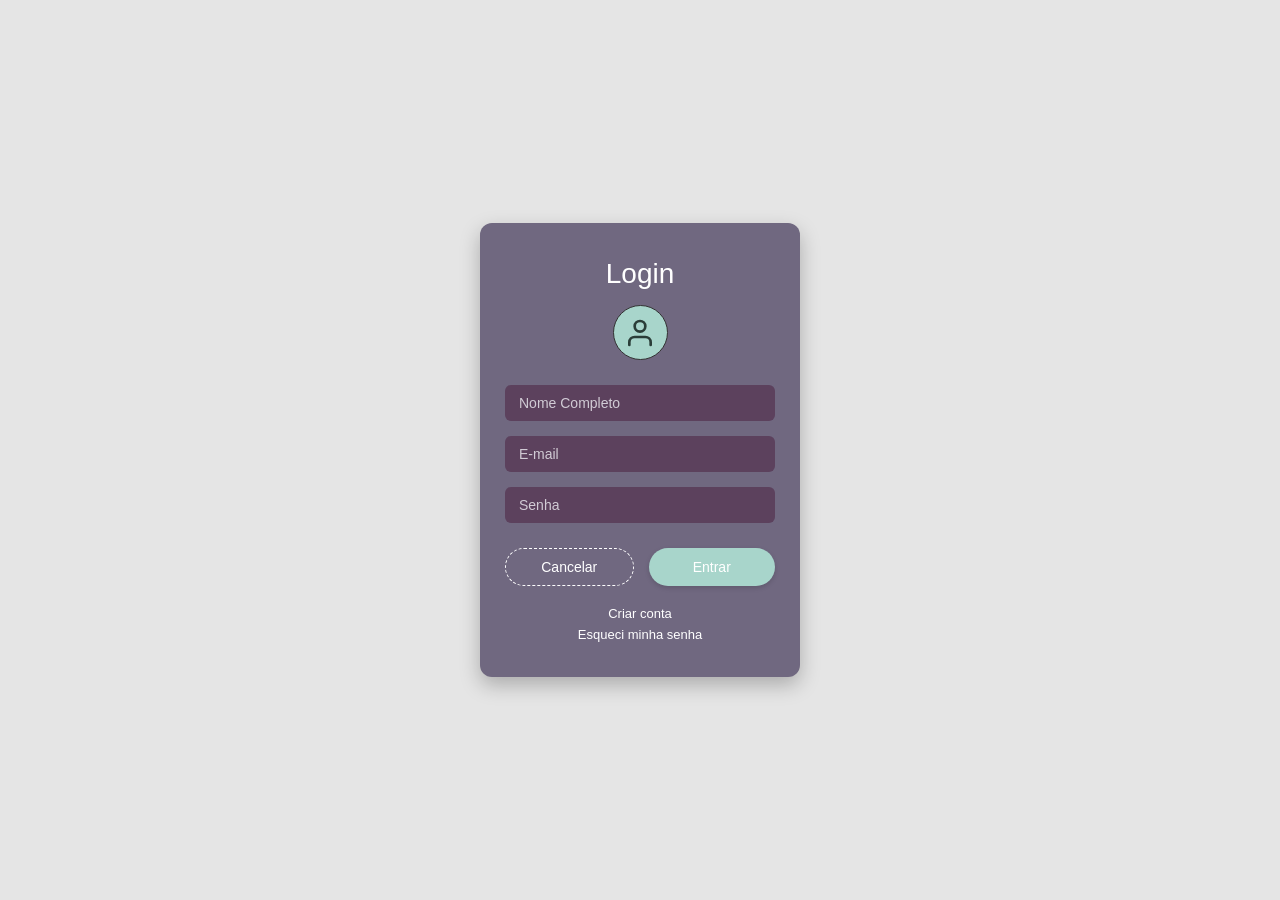
<file: index.html>
<!DOCTYPE html>
<html lang="pt-BR">
<head>
  <meta charset="UTF-8">
  <meta name="viewport" content="width=device-width, initial-scale=1.0">
  <title>Login</title>
  <link rel="stylesheet" href="style.css">
</head>
<body>

  <div class="login-card">
    <h1 class="title">Login</h1>
    
    <div class="avatar-container">
      <div class="avatar-icon">
        <svg xmlns="http://www.w3.org/2000/svg" viewBox="0 0 24 24" fill="none" stroke="currentColor" stroke-width="2" stroke-linecap="round" stroke-linejoin="round">
          <path d="M20 21v-2a4 4 0 0 0-4-4H8a4 4 0 0 0-4 4v2"></path>
          <circle cx="12" cy="7" r="4"></circle>
        </svg>
      </div>
    </div>

    <form action="dashboard.html" method="GET">
      <div class="input-group">
        <input type="text" placeholder="Nome Completo" required>
      </div>

      <div class="input-group">
        <input type="email" placeholder="E-mail" required>
      </div>

      <div class="input-group">
        <input type="password" placeholder="Senha" required>
      </div>

      <div class="button-group">
        <button type="reset" class="btn btn-cancelar">Cancelar</button>
        <button type="submit" class="btn btn-entrar">Entrar</button>
      </div>
    </form>

    <div class="extra-links">
      <a href="cadastro.html" class="link">Criar conta</a>
      <a href="esqueci.html" class="link">Esqueci minha senha</a>
    </div>
  </div>

  <script src="assets/js/main.js"></script>
</body>
</html>
</file>
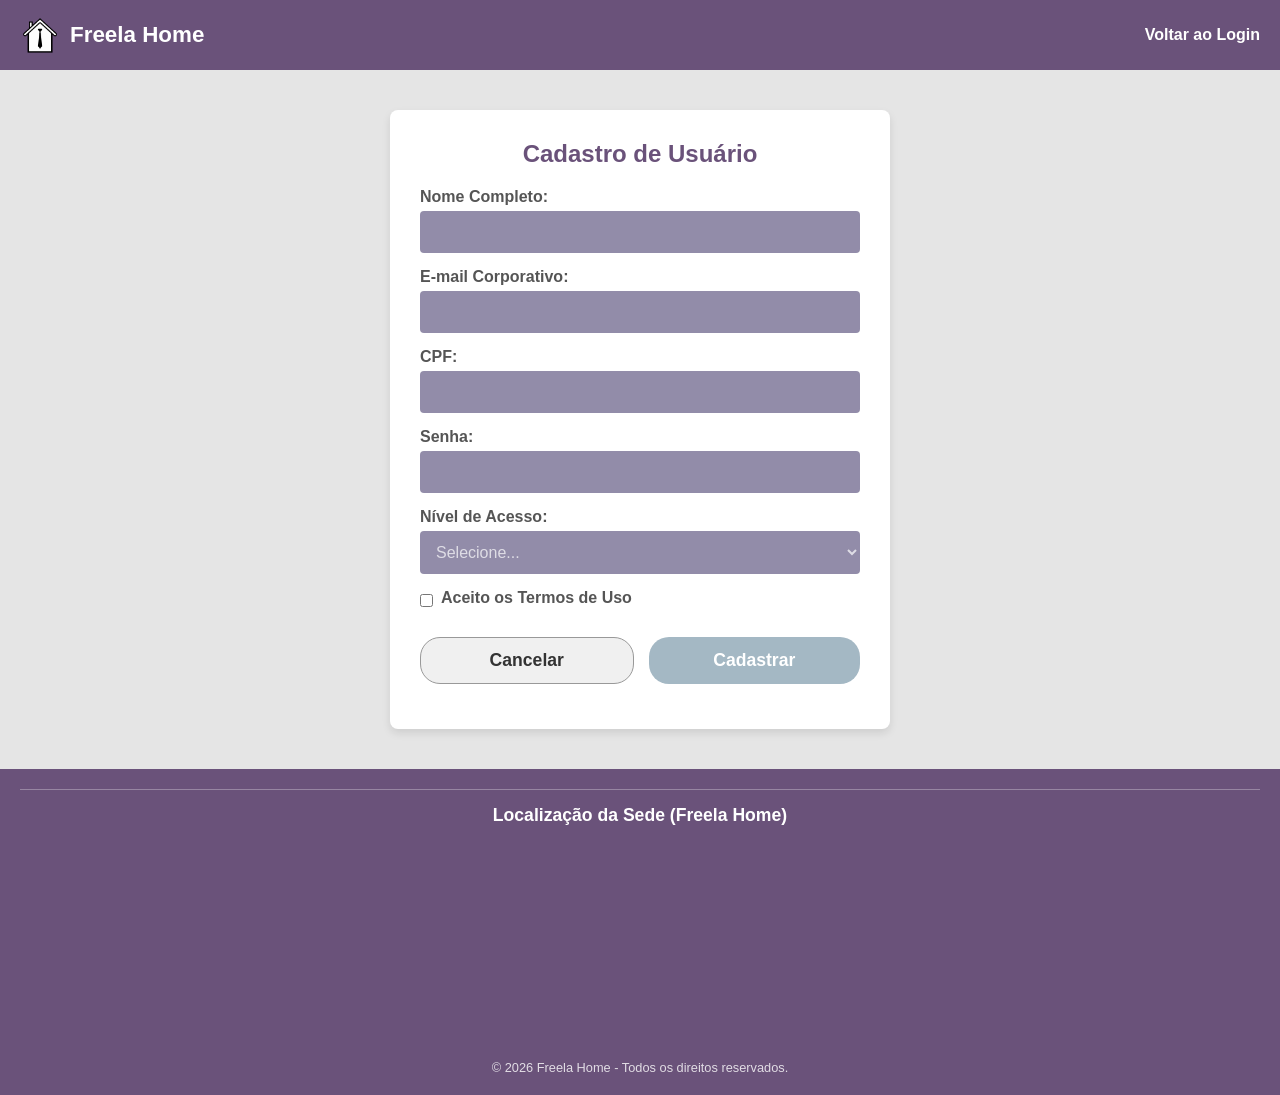
<file: cadastro.html>
<!DOCTYPE html>
<html lang="pt-BR">
<head>
    <meta charset="UTF-8">
    <meta name="viewport" content="width=device-width, initial-scale=1.0">
    <title>Cadastro - Freela Home</title>
    <link rel="stylesheet" href="cadastro.style.css">
</head>
<body>

    <header class="header-principal">
        <div class="logo-container">
            <img src="assets/logo.png" alt="Logo Freela Home" class="logo-img">
            <h1>Freela Home</h1>
        </div>
        <nav class="menu-nav">
            <ul>
                <li><a href="index.html">Voltar ao Login</a></li>
            </ul>
        </nav>
    </header>

    <main class="main-container">

        <section id="cadastro-unico">
            <h2>Cadastro de Usuário</h2>
            <form method="get">
                <p>
                    <label for="nome">Nome Completo:</label><br>
                    <input type="text" id="nome" name="nome" required>
                </p>

                <p>
                    <label for="email">E-mail Corporativo:</label><br>
                    <input type="email" id="email" name="email" required>
                </p>

                <p>
                    <label for="cpf">CPF:</label><br>
                    <input type="text" id="cpf" name="cpf" required pattern="\d{3}\.?\d{3}\.?\d{3}-?\d{2}">
                </p>

                <p>
                    <label for="senha">Senha:</label><br>
                    <input type="password" id="senha" name="senha" required minlength="8">
                </p>

                <p>
                    <label for="nivel-acesso">Nível de Acesso:</label><br>
                    <select id="nivel-acesso" name="nivel_acesso" required>
                        <option value="">Selecione...</option>
                        <option value="cliente">Cliente</option>
                        <option value="trabalhador">Trabalhador</option>
                    </select>
                </p>

                <p class="termos-p">
                    <input type="checkbox" id="termos" name="termos" required>
                    <label for="termos">Aceito os Termos de Uso</label>
                </p>

                <p class="botoes-p">
                    <button type="reset" class="btn-cancelar">Cancelar</button>
                    <button type="submit" formaction="dashboard.html" class="btn-cadastrar">Cadastrar</button>
                </p>
            </form>
        </section>

    </main>

    <footer class="footer-principal">
        <hr>
        <h3>Localização da Sede (Freela Home)</h3>
        <div class="mapa-container">
            <iframe 
                src="https://www.google.com/maps/embed?pb=!1m18!1m12!1m3!1d3705.4747442749416!2d-43.35249592472288!3d-21.761899180076214!2m3!1f0!f0!3f0!3m2!1i1024!2i768!4f13.1!3m3!1m2!1s0x989b6057a6e19d%3A0xd68cf3bd55ca53e4!2sJuiz%20de%20Fora%2C%20MG!5e0!3m2!1spt-BR!2sbr!4v1700000000000!5m2!1spt-BR!2sbr" 
                width="200" 
                height="200" 
                style="border:0;" 
                allowfullscreen="" 
                loading="lazy" 
                referrerpolicy="no-referrer-when-downgrade"
                title="Mapa fictício da sede da empresa">
            </iframe>
        </div>
        <p>&copy; 2026 Freela Home - Todos os direitos reservados.</p>
    </footer>

    <script src="assets/js/main.js"></script>
</body>
</html>
</file>
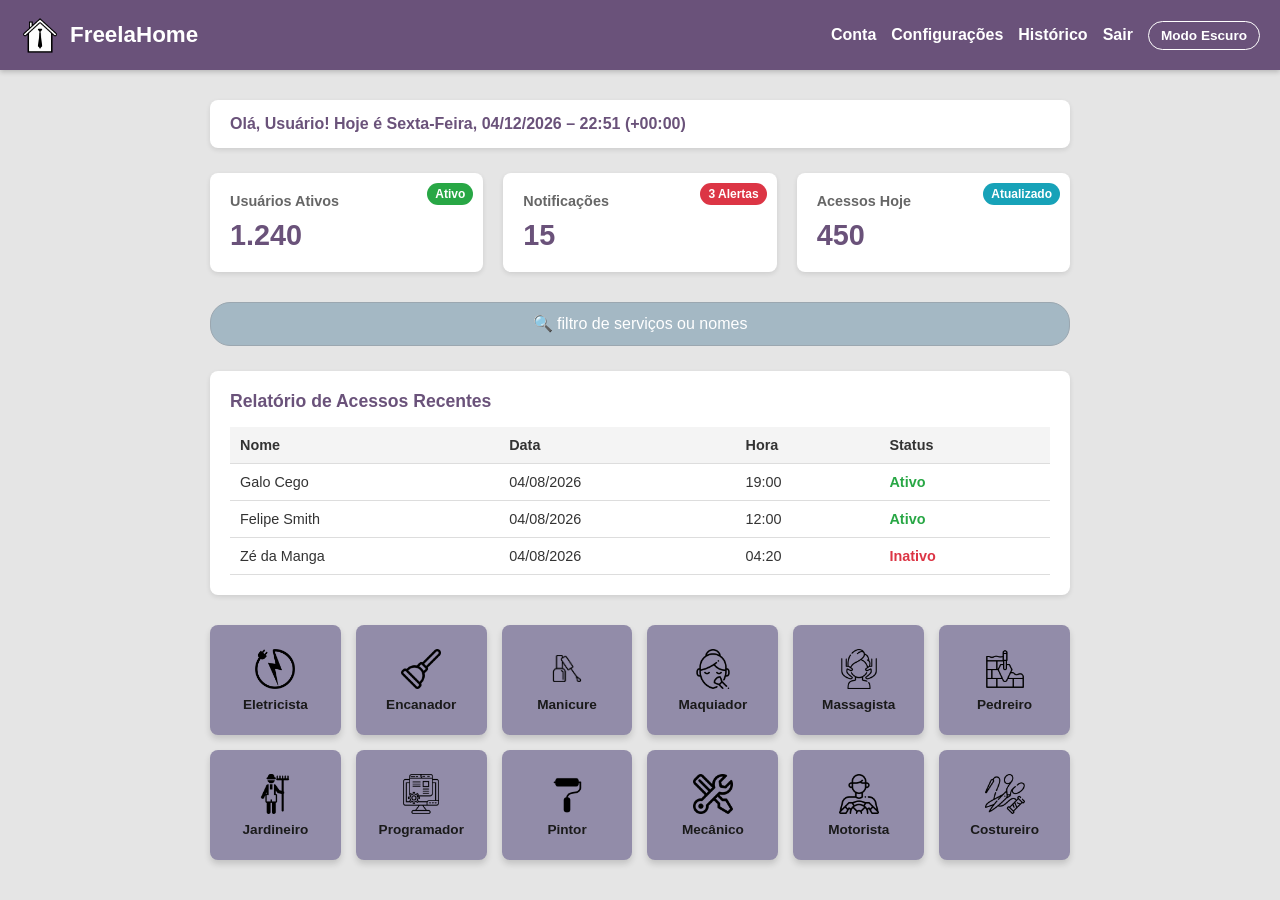
<file: dashboard.html>
<!DOCTYPE html>
<html lang="pt-br">
<head>
    <meta charset="UTF-8">
    <meta name="viewport" content="width=device-width, initial-scale=1.0">
    <title>Dashboard - Smart Control</title>
    <link rel="stylesheet" href="dashboard.style.css">
</head>
<body>

    <header class="header-principal">
        <div class="logo-container">
            <img src="assets/logo.png" alt="Logo FreelaHome" class="logo-img">
            <h1>FreelaHome</h1>
        </div>
        <nav class="menu-nav"> 
            <input type="checkbox" id="menu-toggle">
            <label for="menu-toggle" class="menu-icon" id="btnMenuToggle">
                <span></span>
                <span></span>
                <span></span>
            </label>
            <ul id="menuList">
                <li><a href="#">Conta</a></li>
                <li><a href="#">Configurações</a></li>
                <li><a href="#">Histórico</a></li>
                <li><a href="index.html">Sair</a></li>
                <li><button id="btnTema" type="button">Alternar Tema</button></li>
            </ul>
        </nav>
    </header>

    <main class="main-container">
        
        <div id="saudacao" class="saudacao-banner"></div>

        <section class="metricas-container">
            <div class="card-metrica">
                <span class="badge badge-sucesso">Ativo</span>
                <h3>Usuários Ativos</h3>
                <p class="numero">1.240</p>
            </div>
            <div class="card-metrica">
                <span class="badge badge-alerta">3 Alertas</span>
                <h3>Notificações</h3>
                <p class="numero">15</p>
            </div>
            <div class="card-metrica">
                <span class="badge badge-info">Atualizado</span>
                <h3>Acessos Hoje</h3>
                <p class="numero">450</p>
            </div>
        </section>

        <div class="busca-box">
            <input type="text" id="campoBusca" placeholder="🔍 filtro de serviços ou nomes">
        </div>

        <section class="relatorio-acessos">
            <h2>Relatório de Acessos Recentes</h2>
            <table class="tabela-acessos">
                <thead>
                    <tr>
                        <th>Nome</th>
                        <th>Data</th>
                        <th>Hora</th>
                        <th>Status</th>
                    </tr>
                </thead>
                <tbody id="tabelaCorpo">
                    <tr>
                        <td>Galo Cego</td>
                        <td>04/08/2026</td>
                        <td>19:00</td>
                        <td><span class="status-ativo">Ativo</span></td>
                    </tr>
                    <tr>
                        <td>Felipe Smith</td>
                        <td>04/08/2026</td>
                        <td>12:00</td>
                        <td><span class="status-ativo">Ativo</span></td>
                    </tr>
                    <tr>
                        <td>Zé da Manga</td>
                        <td>04/08/2026</td>
                        <td>04:20</td>
                        <td><span class="status-inativo">Inativo</span></td>
                    </tr>
                </tbody>
            </table>
        </section>

        <section class="grid-profissoes">
            <button class="card-profissao">
                <img src="assets/eletricista.png" alt="Eletricista">
                <span>Eletricista</span>
            </button>
            <button class="card-profissao">
                <img src="assets/ecanador.png" alt="Encanador">
                <span>Encanador</span>
            </button>
            <button class="card-profissao">
                <img src="assets/manicure.png" alt="Manicure">
                <span>Manicure</span>
            </button>
            <button class="card-profissao">
                <img src="assets/maquiadora.png" alt="Maquiador">
                <span>Maquiador</span>
            </button>
            <button class="card-profissao">
                <img src="assets/massagista.png" alt="Massagista">
                <span>Massagista</span>
            </button>
            <button class="card-profissao">
                <img src="assets/pedreiro.png" alt="Pedreiro">
                <span>Pedreiro</span>
            </button>
            <button class="card-profissao">
                <img src="assets/jardineiro.png" alt="Jardineiro">
                <span>Jardineiro</span>
            </button>
            <button class="card-profissao">
                <img src="assets/programador.png" alt="Programador">
                <span>Programador</span>
            </button>
            <button class="card-profissao">
                <img src="assets/pintor.png" alt="Pintor">
                <span>Pintor</span>
            </button>
            <button class="card-profissao">
                <img src="assets/mecanico.png" alt="Mecânico">
                <span>Mecânico</span>
            </button>
            <button class="card-profissao">
                <img src="assets/motorista.png" alt="Motorista">
                <span>Motorista</span>
            </button>
            <button class="card-profissao">
                <img src="assets/costureiro.png" alt="Costureiro">
                <span>Costureiro</span>
            </button>
        </section>

    </main>

    <script src="assets/js/main.js"></script>
</body>
</html>
</file>
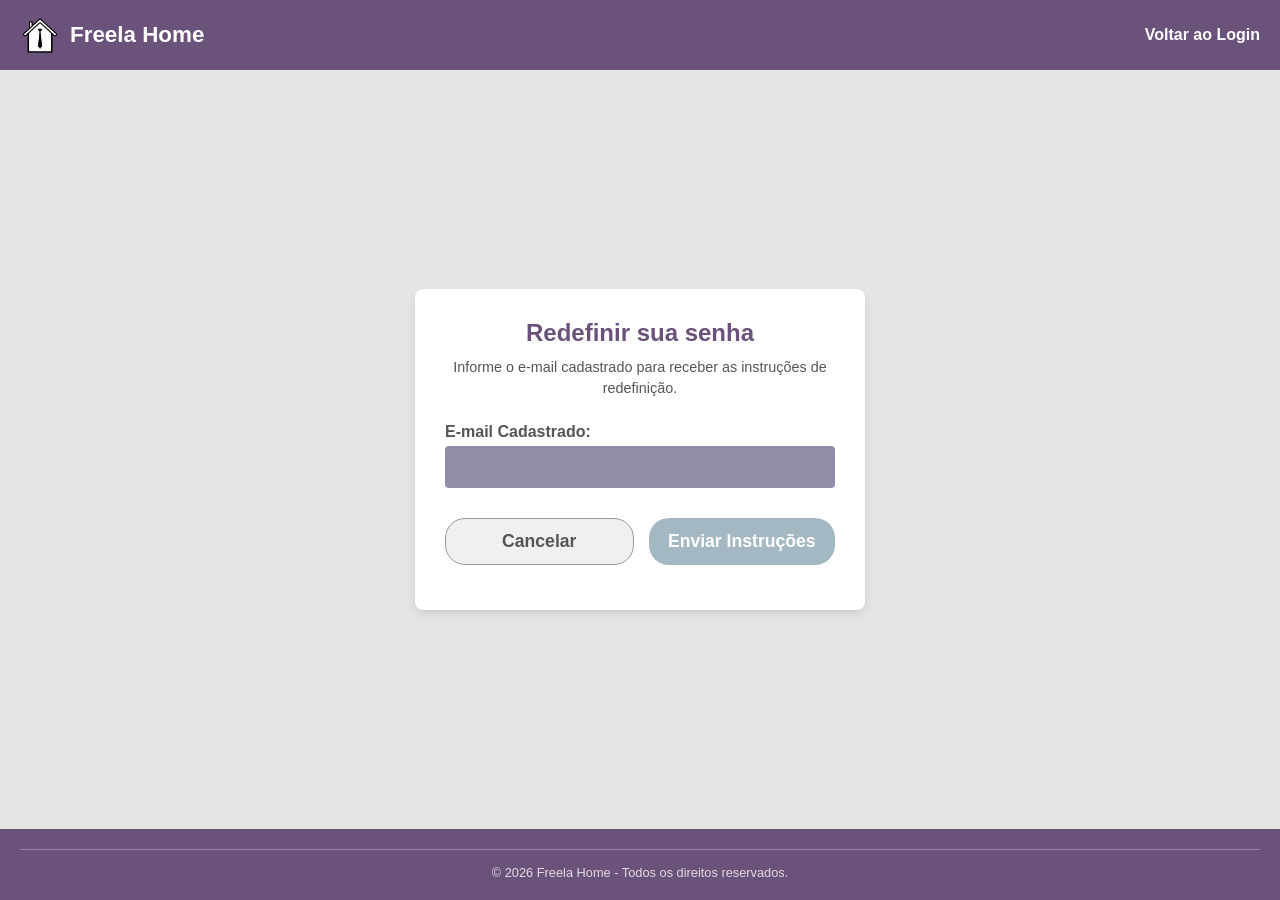
<file: esqueci.html>
<!DOCTYPE html>
<html lang="pt-BR">
<head>
    <meta charset="UTF-8">
    <meta name="viewport" content="width=device-width, initial-scale=1.0">
    <title>Recuperar Senha - Freela Home</title>
    <!-- 1. Link para o arquivo CSS (vamos chamá-lo de esqueci.style.css) -->
    <link rel="stylesheet" href="esqueci.style.css">
</head>
<body>
    <header class="header-principal">
        <!-- 2. Logo container para alinhamento -->
        <div class="logo-container">
            <img src="assets/logo.png" alt="Logo Freela Home" class="logo-img">
            <h1>Freela Home</h1>
        </div>
        <nav class="menu-nav">
            <ul>
                <li><a href="index.html">Voltar ao Login</a></li>
            </ul>
        </nav>
    </header>
    <main class="main-container">
        <section id="recuperar-senha">
            <h2>Redefinir sua senha</h2>
            <p>Informe o e-mail cadastrado para receber as instruções de redefinição.</p>

            <form method="get">
                <p>
                    <label for="email-recuperacao">E-mail Cadastrado:</label><br>
                    <input type="email" id="email-recuperacao" name="email" required>
                </p>

                <p class="botoes-p">
                    <!-- 3. Classes nos botões para estilização -->
                    <button type="reset" class="btn-cancelar">Cancelar</button>
                    <button type="submit" formaction="index.html" class="btn-enviar">Enviar Instruções</button>
                </p>
            </form>
        </section>
    </main>
    <footer class="footer-principal">
        <hr>
        <p>&copy; 2026 Freela Home - Todos os direitos reservados.</p>
    </footer>

</body>
</html>
</file>
<file: style.css>
* {
  margin: 0;
  padding: 0;
  box-sizing: border-box;
  font-family: Arial, Helvetica, sans-serif;
}

body {
  background-color: #e5e5e5;
  min-height: 100vh;
  display: flex;
  justify-content: center;
  align-items: center;
  padding: 20px;
}

.login-card {
  background-color: #706880;
  width: 100%;
  max-width: 320px;
  padding: 35px 25px;
  border-radius: 12px;
  box-shadow: 0 8px 20px rgba(0, 0, 0, 0.25);
  text-align: center;
  color: #ffffff;
}

.title {
  font-size: 28px;
  font-weight: normal;
  margin-bottom: 15px;
}

.avatar-container {
  display: flex;
  justify-content: center;
  margin-bottom: 25px;
}

.avatar-icon {
  width: 55px;
  height: 55px;
  border-radius: 50%;
  background-color: #a8d5cb;
  display: flex;
  align-items: center;
  justify-content: center;
  border: 1px solid #333;
}

.avatar-icon svg {
  width: 32px;
  height: 32px;
  stroke: #2a3d38;
}

.input-group {
  margin-bottom: 15px;
}

.input-group input {
  width: 100%;
  padding: 10px 14px;
  border-radius: 6px;
  border: none;
  background-color: #5c415d;
  color: #ffffff;
  font-size: 14px;
  outline: none;
  transition: background-color 0.3s, box-shadow 0.3s;
}

.input-group input::placeholder {
  color: #d1cbd5;
}

.input-group input:focus {
  background-color: #4a344b;
  box-shadow: 0 0 5px rgba(255, 255, 255, 0.4);
}

.button-group {
  display: flex;
  justify-content: space-between;
  gap: 15px;
  margin-top: 25px;
  margin-bottom: 20px;
}

.btn {
  flex: 1;
  padding: 10px 0;
  border-radius: 20px;
  font-size: 14px;
  cursor: pointer;
  transition: all 0.3s ease;
}

.btn-cancelar {
  background: transparent;
  color: #ffffff;
  border: 1px dashed #ffffff;
}

.btn-cancelar:hover {
  background-color: rgba(255, 255, 255, 0.15);
  box-shadow: 0 4px 10px rgba(0, 0, 0, 0.2);
}

.btn-entrar {
  background-color: #a8d5cb;
  color: #ffffff;
  border: none;
  box-shadow: 0 2px 5px rgba(0, 0, 0, 0.15);
}

.btn-entrar:hover {
  background-color: #8cc4b8;
  box-shadow: 0 4px 12px rgba(0, 0, 0, 0.3);
  transform: translateY(-1px);
}

.btn-entrar:active {
  transform: translateY(0);
}

.extra-links {
  display: flex;
  flex-direction: column;
  gap: 6px;
}

.link {
  color: #ffffff;
  text-decoration: none;
  font-size: 13px;
  transition: color 0.2s, text-shadow 0.2s;
}

.link:hover {
  color: #d8f3ec;
  text-shadow: 0 0 4px rgba(255, 255, 255, 0.3);
  text-decoration: underline;
}
</file>
<file: cadastro.style.css>
* {
  margin: 0;
  padding: 0;
  box-sizing: border-box;
  font-family: Arial, Helvetica, sans-serif;
}

body {
  background-color: #e5e5e5;
  color: #333;
  display: flex;
  flex-direction: column;
  min-height: 100vh;
}

.header-principal {
  background-color: #6a527a;
  color: #ffffff;
  display: flex;
  justify-content: space-between;
  align-items: center;
  padding: 10px 20px;
  min-height: 70px;
  flex-wrap: wrap;
  gap: 10px;
}

.logo-container {
  display: flex;
  align-items: center;
}

.logo-container h1 {
  font-size: 1.4rem;
}

.logo-container .logo-img {
  width: 40px; 
  height: 40px; 
  object-fit: contain; 
  margin-right: 10px; 
}

.menu-nav ul {
  list-style: none;
  display: flex;
  gap: 15px;
  flex-wrap: wrap;
}

.menu-nav a {
  color: #ffffff;
  text-decoration: none;
  font-weight: bold;
}

.menu-nav a:hover {
  text-decoration: underline;
}

.main-container {
  flex: 1;
  display: flex;
  justify-content: center;
  align-items: center;
  padding: 40px 20px;
}

#cadastro-unico {
  background-color: #ffffff;
  padding: 30px;
  border-radius: 8px;
  box-shadow: 0 4px 8px rgba(0,0,0,0.1);
  width: 100%;
  max-width: 500px;
}

#cadastro-unico h2 {
  color: #6a527a;
  margin-bottom: 20px;
  text-align: center;
}

#cadastro-unico form p {
  margin-bottom: 15px;
}

#cadastro-unico label {
  font-weight: bold;
  color: #555;
  margin-bottom: 5px;
  display: inline-block;
}

#cadastro-unico input[type="text"],
#cadastro-unico input[type="email"],
#cadastro-unico input[type="password"],
#cadastro-unico select {
  width: 100%;
  padding: 12px;
  border: none;
  border-radius: 4px;
  background-color: #928ca9;
  color: #ffffff;
  font-size: 1rem;
}

#cadastro-unico select {
  color: rgba(255, 255, 255, 0.7);
}

#cadastro-unico select:focus {
  color: #ffffff;
}

.termos-p {
  display: flex;
  align-items: center;
  gap: 8px;
}

.termos-p input {
  margin-bottom: 0;
}

.botoes-p {
  display: flex;
  justify-content: space-between;
  margin-top: 25px;
  gap: 15px;
  flex-wrap: wrap;
}

.botoes-p button {
  flex: 1;
  min-width: 120px;
  padding: 12px;
  border-radius: 20px;
  font-size: 1.1rem;
  font-weight: bold;
  cursor: pointer;
  transition: background-color 0.3s, transform 0.2s;
  border: none;
}

.botoes-p .btn-cancelar {
  background-color: #f0f0f0; 
  color: #333;
  border: 1px solid #999;
}

.botoes-p .btn-cancelar:hover {
  background-color: #e0e0e0;
}

.botoes-p .btn-cadastrar {
  background-color: #a4b8c4;
  color: #ffffff;
}

.botoes-p .btn-cadastrar:hover {
  background-color: #93a7b3;
}

.botoes-p button:active {
  transform: translateY(1px);
}

.footer-principal {
  background-color: #6a527a;
  color: #ffffff;
  text-align: center;
  padding: 20px;
  margin-top: auto;
}

.footer-principal hr {
  border: none;
  border-top: 1px solid rgba(255, 255, 255, 0.3);
  margin-bottom: 15px;
}

.footer-principal h3 {
  font-size: 1.1rem;
  margin-bottom: 15px;
}


.mapa-container {
  max-width: 100%;
  margin-bottom: 15px;
  border-radius: 4px;
  overflow: hidden;
}

.mapa-container iframe {
  width: 100%;
  max-width: 100%;
  border: 0;
}

.footer-principal p {
  font-size: 0.8rem;
  opacity: 0.8;
}

@media (max-width: 480px) {
  .header-principal {
    justify-content: center;
    text-align: center;
  }

  .botoes-p {
    flex-direction: column;
  }

  .botoes-p button {
    width: 100%;
  }
}
</file>
<file: dashboard.style.css>
* {
  margin: 0;
  padding: 0;
  box-sizing: border-box;
  font-family: Arial, Helvetica, sans-serif;
}

body {
  background-color: #e5e5e5;
  color: #333;
  transition: background-color 0.3s ease, color 0.3s ease;
}



body.dark-theme {
  background-color: #121212;
  color: #e0e0e0;
}

body.dark-theme header.header-principal {
  background-color: #1e1e1e;
}

body.dark-theme .card-metrica,
body.dark-theme .relatorio-acessos,
body.dark-theme .saudacao-banner {
  background-color: #1e1e1e;
  color: #ffffff;
  border-color: #333333;
}

body.dark-theme .card-metrica h3 {
  color: #bbb;
}

body.dark-theme .tabela-acessos th {
  background-color: #2a2a2a;
  color: #ffffff;
}

body.dark-theme .tabela-acessos td {
  border-bottom-color: #333333;
  color: #e0e0e0;
}

body.dark-theme .card-profissao {
  background-color: #2a2a2a;
  color: #ffffff;
}

body.dark-theme .card-profissao:hover {
  background-color: #3a3a3a;
}

header.header-principal {
  position: fixed;
  top: 0;
  left: 0;
  width: 100%;
  min-height: 70px;
  background-color: #6a527a;
  color: #ffffff;
  display: flex;
  justify-content: space-between;
  align-items: center;
  padding: 10px 20px;
  z-index: 1000;
  box-shadow: 0 2px 5px rgba(0,0,0,0.2);
  transition: background-color 0.3s ease;
}

.logo-container {
  display: flex;
  align-items: center;
}

.logo-container h1 {
  font-size: 1.4rem;
}

.logo-container .logo-img {
  width: 40px; 
  height: 40px; 
  object-fit: contain; 
  margin-right: 10px; 
}

.menu-nav {
  display: flex;
  align-items: center;
}

.header-principal nav ul {
  display: flex;
  list-style: none;
  gap: 15px;
  align-items: center;
}

.header-principal nav a {
  color: #ffffff;
  text-decoration: none;
  font-weight: bold;
}

.header-principal nav a:hover {
  text-decoration: underline;
}


#btnTema {
  background-color: transparent;
  border: 1px solid #ffffff;
  color: #ffffff;
  padding: 6px 12px;
  border-radius: 20px;
  cursor: pointer;
  font-size: 0.85rem;
  font-weight: bold;
  transition: all 0.2s ease;
}

#btnTema:hover {
  background-color: #ffffff;
  color: #6a527a;
}

body.dark-theme #btnTema:hover {
  color: #121212;
}

#menu-toggle {
  display: none;
}

.menu-icon {
  display: none;
  flex-direction: column;
  justify-content: space-between;
  width: 30px;
  height: 20px;
  cursor: pointer;
}

.menu-icon span {
  display: block;
  height: 3px;
  width: 100%;
  background-color: #ffffff;
  border-radius: 3px;
  transition: all 0.3s ease;
}

main.main-container {
  padding-top: 100px;
  max-width: 900px;
  margin: 0 auto;
  padding-left: 20px;
  padding-right: 20px;
  padding-bottom: 40px;
}


.saudacao-banner {
  background-color: #ffffff;
  padding: 15px 20px;
  border-radius: 8px;
  margin-bottom: 25px;
  font-weight: bold;
  color: #6a527a;
  box-shadow: 0 2px 5px rgba(0,0,0,0.1);
  transition: background-color 0.3s ease, color 0.3s ease;
}

.metricas-container {
  display: grid;
  grid-template-columns: repeat(auto-fit, minmax(220px, 1fr));
  gap: 20px;
  margin-bottom: 30px;
}

.card-metrica {
  background-color: #ffffff;
  padding: 20px;
  border-radius: 8px;
  box-shadow: 0 2px 5px rgba(0,0,0,0.1);
  position: relative;
  transition: background-color 0.3s ease;
}

.card-metrica h3 {
  font-size: 0.9rem;
  color: #666;
  margin-bottom: 10px;
}

.card-metrica .numero {
  font-size: 1.8rem;
  font-weight: bold;
  color: #6a527a;
}

.badge {
  position: absolute;
  top: 10px;
  right: 10px;
  padding: 4px 8px;
  border-radius: 12px;
  font-size: 0.75rem;
  font-weight: bold;
  color: #fff;
}

.badge-sucesso { background-color: #28a745; }
.badge-alerta { background-color: #dc3545; }
.badge-info { background-color: #17a2b8; }

.relatorio-acessos {
  background-color: #ffffff;
  padding: 20px;
  border-radius: 8px;
  margin-bottom: 30px;
  box-shadow: 0 2px 5px rgba(0,0,0,0.1);
  overflow-x: auto; 
  transition: background-color 0.3s ease;
}

.relatorio-acessos h2 {
  font-size: 1.1rem;
  color: #6a527a;
  margin-bottom: 15px;
}

.tabela-acessos {
  width: 100%;
  border-collapse: collapse;
  text-align: left;
  min-width: 450px; 
}

.tabela-acessos th, .tabela-acessos td {
  padding: 10px;
  border-bottom: 1px solid #ddd;
  font-size: 0.9rem;
}

.tabela-acessos th {
  background-color: #f4f4f4;
}

.status-ativo { color: #28a745; font-weight: bold; }
.status-inativo { color: #dc3545; font-weight: bold; }

.busca-box {
  margin-bottom: 25px;
  text-align: center;
}

.busca-box input {
  width: 100%;
  padding: 12px 20px;
  border-radius: 20px;
  border: 1px solid #9ba7b0;
  background-color: #a4b8c4;
  color: #333;
  font-size: 1rem;
  outline: none;
  text-align: center;
}

.busca-box input::placeholder {
  color: #ffffff;
}

.grid-profissoes {
  display: grid;
  grid-template-columns: repeat(auto-fit, minmax(130px, 1fr));
  gap: 15px;
}

.card-profissao {
  background-color: #928ca9;
  border: none;
  border-radius: 8px;
  height: 110px;
  display: flex;
  flex-direction: column;
  justify-content: center;
  align-items: center;
  cursor: pointer;
  box-shadow: 0 4px 6px rgba(0,0,0,0.15);
  transition: transform 0.2s, background-color 0.3s;
  color: #1a1a1a;
  padding: 10px;
}

.card-profissao img {
  width: 40px;
  height: 40px;
  object-fit: contain;
}

.card-profissao span {
  font-size: 0.85rem;
  margin-top: 8px;
  font-weight: bold;
  text-align: center;
}

.card-profissao:hover {
  transform: translateY(-3px);
  background-color: #817a9c;
}

@media (max-width: 768px) {
  .menu-icon {
    display: flex;
  }

  .menu-nav ul {
    position: absolute;
    top: 70px;
    right: 0;
    background-color: #6a527a;
    width: 100%;
    max-width: 180px;
    flex-direction: column;
    padding: 20px;
    gap: 15px;
    box-shadow: -2px 5px 10px rgba(0,0,0,0.2);
    border-bottom-left-radius: 8px;
    display: none;
  }
 
  .menu-nav ul.active {
    display: flex;
  }

  .menu-nav ul li {
    text-align: right;
  }

  #menu-toggle:checked ~ ul {
    display: flex;
  }

  #menu-toggle:checked ~ .menu-icon span:nth-child(1) {
    transform: translateY(8.5px) rotate(45deg);
  }

  #menu-toggle:checked ~ .menu-icon span:nth-child(2) {
    opacity: 0;
  }

  #menu-toggle:checked ~ .menu-icon span:nth-child(3) {
    transform: translateY(-8.5px) rotate(-45deg);
  }
}
</file>
<file: esqueci.style.css>
* {
  margin: 0;
  padding: 0;
  box-sizing: border-box;
  font-family: Arial, Helvetica, sans-serif;
}

body {
  background-color: #e5e5e5;
  color: #333;
  display: flex;
  flex-direction: column;
  min-height: 100vh;
}

.header-principal {
  background-color: #6a527a;
  color: #ffffff;
  display: flex;
  justify-content: space-between;
  align-items: center;
  padding: 10px 20px;
  min-height: 70px;
  flex-wrap: wrap;
  gap: 10px;
}

.logo-container {
  display: flex;
  align-items: center;
}

.logo-container h1 {
  font-size: 1.4rem;
}

.logo-container .logo-img {
  width: 40px; 
  height: 40px; 
  object-fit: contain; 
  margin-right: 10px; 
}

.menu-nav ul {
  list-style: none;
  display: flex;
  gap: 15px;
  flex-wrap: wrap;
}

.menu-nav a {
  color: #ffffff;
  text-decoration: none;
  font-weight: bold;
}

.menu-nav a:hover {
  text-decoration: underline;
}

.main-container {
  flex: 1;
  display: flex;
  justify-content: center;
  align-items: center;
  padding: 40px 20px;
}

#recuperar-senha {
  background-color: #ffffff;
  padding: 30px;
  border-radius: 8px;
  box-shadow: 0 4px 8px rgba(0,0,0,0.1);
  width: 100%;
  max-width: 450px;
}

#recuperar-senha h2 {
  color: #6a527a;
  margin-bottom: 10px;
  text-align: center;
}

#recuperar-senha > p {
  color: #555;
  font-size: 0.9rem;
  text-align: center;
  margin-bottom: 25px;
  line-height: 1.4;
}

#recuperar-senha form p {
  margin-bottom: 15px;
}

#recuperar-senha label {
  font-weight: bold;
  color: #555;
  margin-bottom: 5px;
  display: inline-block;
}

#recuperar-senha input[type="email"] {
  width: 100%;
  padding: 12px;
  border: none;
  border-radius: 4px;
  background-color: #928ca9;
  color: #ffffff;
  font-size: 1rem;
}

.botoes-p {
  display: flex;
  justify-content: space-between;
  margin-top: 30px;
  gap: 15px;
  flex-wrap: wrap;
}

.botoes-p button {
  flex: 1;
  min-width: 120px;
  padding: 12px;
  border-radius: 20px;
  font-size: 1.1rem;
  font-weight: bold;
  cursor: pointer;
  transition: background-color 0.3s, transform 0.2s;
  border: none;
}

.botoes-p .btn-cancelar {
  background-color: #f0f0f0; 
  color: #555;
  border: 1px solid #999;
}

.botoes-p .btn-cancelar:hover {
  background-color: #e0e0e0;
}

.botoes-p .btn-enviar {
  background-color: #a4b8c4;
  color: #ffffff;
}

.botoes-p .btn-enviar:hover {
  background-color: #93a7b3;
}

.botoes-p button:active {
  transform: translateY(1px);
}

.footer-principal {
  background-color: #6a527a;
  color: #ffffff;
  text-align: center;
  padding: 20px;
  margin-top: auto;
}

.footer-principal hr {
  border: none;
  border-top: 1px solid rgba(255, 255, 255, 0.3);
  margin-bottom: 15px;
}

.footer-principal p {
  font-size: 0.8rem;
  opacity: 0.8;
}

@media (max-width: 480px) {
  .header-principal {
    justify-content: center;
    text-align: center;
  }

  .botoes-p {
    flex-direction: column;
  }

  .botoes-p button {
    width: 100%;
  }
}
</file>
